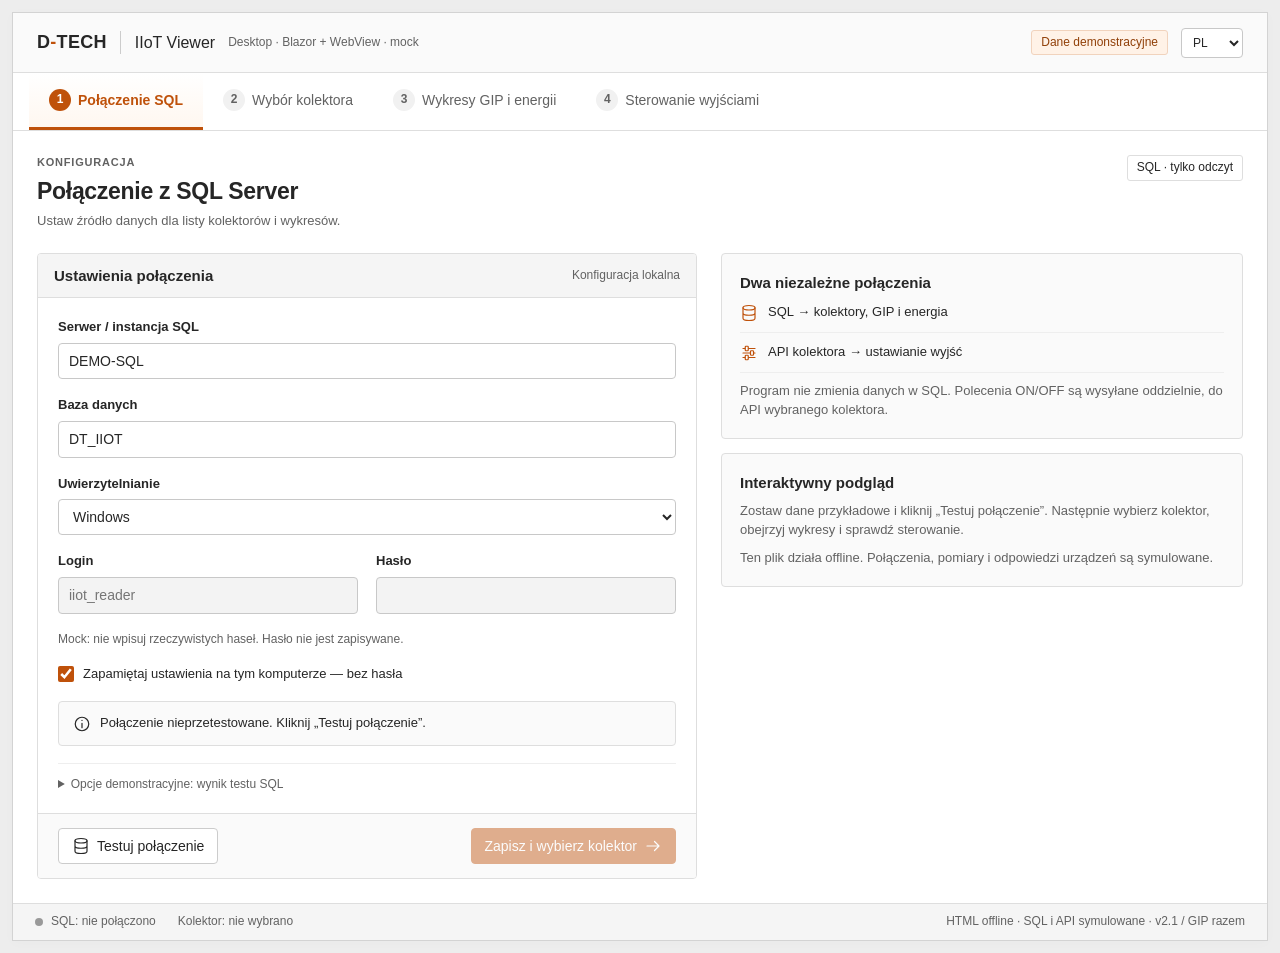
<file: D-TECH-IIoT-Viewer-mock-4-ekrany-GIP-razem.html>
<!doctype html>
<html lang="pl">
<head>
<meta charset="utf-8">
<meta name="viewport" content="width=device-width, initial-scale=1">
<meta name="referrer" content="no-referrer">
<meta http-equiv="Content-Security-Policy" content="default-src 'none'; script-src 'unsafe-inline'; style-src 'unsafe-inline'; img-src data:; connect-src 'none'; object-src 'none'; base-uri 'none'; form-action 'none'">
<title>D-TECH · IIoT Viewer — 4 ekrany · GIP razem</title>
<style>
/* The source mock's Default palette and Segoe UI are intentionally retained. */
:root{color-scheme:light;--bg:#fff;--panel:#f5f5f5;--fg:#262626;--muted:#626262;--border:#dedede;--accent:#bf510a;--accent-bg:#fff2e7;--error-bg:#fde8e8;--error:#a91d28;--ok:#247b45;--ok-bg:#eff8f1;--warn:#956000;--warn-bg:#fff9e9;--radius:4px}
*{box-sizing:border-box}body{margin:0;background:#ededed;color:var(--fg);font:14px/1.45 'Segoe UI',Arial,sans-serif;font-variant-numeric:tabular-nums}button,input,select{font:inherit}button{display:inline-flex;align-items:center;justify-content:center;gap:7px;min-height:35px;padding:7px 13px;border:1px solid #ccc;border-radius:var(--radius);background:var(--bg);color:var(--fg);cursor:pointer;white-space:nowrap}button:hover:not(:disabled){border-color:var(--accent);background:#fdfaf7}button:disabled{cursor:not-allowed;opacity:.45}button.primary{background:var(--accent);border-color:var(--accent);color:white}button.primary:hover:not(:disabled){background:#a94405}button.quiet{background:transparent;border-color:transparent;color:var(--accent)}button:focus-visible,a:focus-visible,summary:focus-visible{outline:2px solid var(--accent);outline-offset:3px}input,select{width:100%;min-height:36px;padding:7px 10px;border:1px solid #c8c8c8;border-radius:var(--radius);background:white;color:var(--fg)}input:focus,select:focus{outline:2px solid #bf510a28;border-color:var(--accent)}input:disabled,select:disabled{background:#f3f3f3;color:#888}input[type=checkbox]{width:16px;height:16px;min-height:0;padding:0;margin:0;accent-color:var(--accent)}input[aria-invalid=true]{border-color:var(--error)}label.field{display:grid;gap:6px}label.field>span:first-child{font-size:13px;font-weight:600}.check{display:flex;align-items:center;gap:9px;font-size:13px}p,h1,h2,h3{margin:0}h1{font-size:23px;font-weight:600;line-height:1.25;letter-spacing:-.3px}h2{font-size:15px;font-weight:600}h3{font-size:14px;font-weight:600}.muted{color:var(--muted)}.small{font-size:12px}.mono{font-family:Consolas,'Courier New',monospace;font-size:13px}.row{display:flex;align-items:center;gap:10px;flex-wrap:wrap}.spacer{flex:1}.icon{display:inline-block;flex:none;width:18px;height:18px;vertical-align:middle;fill:none;stroke:currentColor;stroke-width:1.6;stroke-linecap:round;stroke-linejoin:round}.app{max-width:1440px;margin:18px auto;border:1px solid #d3d3d3;background:var(--bg);min-height:calc(100vh - 36px);display:flex;flex-direction:column;box-shadow:0 2px 12px #00000005}.topbar{display:flex;align-items:center;gap:13px;min-height:60px;padding:12px 24px;background:#fafafa;border-bottom:1px solid var(--border)}.brand{font-weight:700;font-size:18px;letter-spacing:.3px}.brand em{font-style:normal;color:var(--accent)}.app-title{font-size:16px;font-weight:500;border-left:1px solid #ccc;padding-left:14px}.app-subtitle{font-size:12px;color:var(--muted)}.badge{display:inline-flex;align-items:center;gap:6px;padding:4px 9px;border-radius:3px;border:1px solid var(--border);font-size:12px;line-height:1.3;white-space:nowrap}.badge.demo{background:var(--accent-bg);border-color:#f1d3bd;color:#914009}.badge.good{color:var(--ok);background:var(--ok-bg);border-color:#cde4d1}.badge.warn{color:var(--warn);background:var(--warn-bg);border-color:#eadcae}.lang-select{width:62px;min-height:30px;padding:4px 7px;font-size:12px}.tabs{display:flex;gap:0;border-bottom:1px solid var(--border);padding:0 16px;background:white}.tabs button{border:0;border-bottom:3px solid transparent;border-radius:0;background:transparent;padding:16px 20px;font-size:14px;color:var(--muted)}.tabs button[aria-selected=true]{border-bottom-color:var(--accent);color:var(--accent);font-weight:600;background:linear-gradient(0deg,#fff7f0,white)}.tab-num{display:flex;align-items:center;justify-content:center;width:22px;height:22px;background:#f1f1f1;border-radius:50%;font-size:12px;font-weight:600}.tabs button[aria-selected=true] .tab-num{background:var(--accent);color:white}.app-main{flex:1}.screen{padding:24px}.page-head{display:flex;align-items:flex-start;justify-content:space-between;gap:20px;margin-bottom:22px}.page-head p{color:var(--muted);font-size:13px;margin-top:6px}.eyebrow{font-size:11px;letter-spacing:.8px;color:var(--muted);font-weight:600;margin-bottom:6px}.panel{border:1px solid var(--border);background:white;border-radius:var(--radius);overflow:hidden}.panel-title{min-height:44px;padding:11px 16px;border-bottom:1px solid var(--border);background:var(--panel);display:flex;align-items:center;justify-content:space-between;gap:12px;flex-wrap:wrap}.panel-body{padding:20px}.panel-actions{display:flex;align-items:center;gap:10px;flex-wrap:wrap;padding:14px 20px;border-top:1px solid var(--border);background:#fafafa}.config-grid{display:grid;grid-template-columns:minmax(380px,660px) minmax(260px,1fr);gap:24px;align-items:start}.form-grid{display:grid;grid-template-columns:1fr 1fr;gap:17px 18px}.span-2{grid-column:1/-1}.help{font-size:12px;color:var(--muted);font-weight:400}.info-box{background:#fafafa;border:1px solid var(--border);border-radius:var(--radius);padding:18px}.info-box p{font-size:13px;margin-top:9px;color:var(--muted)}.info-box+.info-box{margin-top:14px}.status-line{display:flex;align-items:center;gap:8px;flex-wrap:wrap}.dot{height:8px;width:8px;border-radius:50%;display:inline-block;flex:none;background:#999}.dot.good{background:var(--ok)}.dot.bad{background:var(--error)}.dot.warn{background:#ba7e10}.statusbox{padding:12px 14px;border:1px solid var(--border);border-radius:var(--radius);background:#fafafa;font-size:13px;display:flex;align-items:flex-start;gap:9px}.statusbox .icon{margin-top:1px}.statusbox.good{border-color:#cde4d1;color:#1d6236;background:var(--ok-bg)}.statusbox.error{border-color:#edbdc2;color:var(--error);background:var(--error-bg)}.statusbox.warn{border-color:#eadcae;color:#775300;background:var(--warn-bg)}.test-options{font-size:12px;color:var(--muted);border-top:1px solid #eee;padding-top:12px}.test-options summary{cursor:pointer;width:fit-content}.test-options label{max-width:300px;margin-top:10px}.test-options select{font-size:12px}.kv{display:grid;grid-template-columns:125px 1fr;gap:9px;font-size:13px;margin-top:15px}.kv>span:nth-child(odd){color:var(--muted)}.kv strong{font-weight:500;overflow-wrap:anywhere}.path-step{display:flex;align-items:center;gap:10px;font-size:13px;padding:10px 0;border-bottom:1px solid #eee}.path-step:last-child{border-bottom:0}.path-step .icon{color:var(--accent)}.list-toolbar{padding:14px 16px;background:#fafafa;border-bottom:1px solid var(--border);display:flex;gap:12px;align-items:center;flex-wrap:wrap}.search-wrap{position:relative;max-width:380px;flex:1;min-width:220px}.search-wrap input{padding-left:34px}.search-wrap .icon{position:absolute;left:10px;top:9px;color:#777}.table-wrap{overflow-x:auto}table{width:100%;border-collapse:collapse;font-size:13px;text-align:left}th{font-size:12px;font-weight:600;background:#f5f5f5;color:#626262;white-space:nowrap}td,th{padding:14px 16px;border-bottom:1px solid var(--border);vertical-align:middle}tbody tr:last-child td{border-bottom:0}#device-rows tr{cursor:pointer}#device-rows tr:hover{background:#fdfaf7}#device-rows tr.selected{background:var(--accent-bg)}#device-rows tr.selected td:first-child{box-shadow:inset 3px 0 var(--accent)}td .sub{display:block;color:var(--muted);font-size:12px;margin-top:3px}.name-btn{padding:0;min-height:0;border:0;background:transparent;font-weight:600;justify-content:flex-start}.tag{font-size:11px;padding:2px 6px;border:1px solid #ddd;border-radius:3px;background:white;display:inline-block;margin-right:3px}.selection-bar{display:flex;align-items:center;gap:15px;flex-wrap:wrap;margin-top:18px;padding:16px 18px;border:1px solid var(--border);background:#fafafa;border-radius:var(--radius)}.selection-bar strong{font-size:14px;font-weight:600}.selection-text{display:grid;gap:3px}.context{padding:11px 16px;border:1px solid #efd5c1;border-left:3px solid var(--accent);background:#fffbf7;display:flex;align-items:center;gap:10px 24px;flex-wrap:wrap;border-radius:var(--radius);font-size:13px;margin-bottom:16px}.context-label{display:block;font-size:11px;color:var(--muted);margin-bottom:2px}.context strong{font-size:14px;font-weight:600}.rangebar{display:flex;align-items:flex-end;gap:12px;flex-wrap:wrap;padding:14px 16px;background:var(--panel);border:1px solid var(--border);border-radius:var(--radius);margin-bottom:14px}.rangebar select{min-width:175px}.rangebar input{width:213px}.rangebar .field>span:first-child{font-weight:500}.rangebar .small{align-self:center;margin-left:auto}.chart-panel+.chart-panel{margin-top:14px}.chart-header{padding:9px 16px;border-bottom:1px solid var(--border);background:#fafafa;display:flex;align-items:center;gap:14px;flex-wrap:wrap;min-height:55px}.chart-header .icon{color:var(--accent)}.chart-header select{width:auto;min-width:145px;font-size:13px;min-height:32px}.chart-meta{display:grid;grid-template-columns:1fr;gap:0;min-width:190px;margin-left:auto;text-align:right}.chart-meta .value{font-size:17px;font-weight:600;line-height:1.2}.chart-meta .meta-label{font-size:11px;color:var(--muted)}.chart-wrap{position:relative;padding:4px 10px 0;height:208px}.chart-svg{display:block;width:100%;height:200px;touch-action:pan-y}.chart-foot{display:flex;gap:12px;justify-content:space-between;flex-wrap:wrap;font-size:12px;color:var(--muted);padding:8px 16px;border-top:1px solid #eee;min-height:33px}.legend-line{display:inline-block;width:17px;height:2px;background:var(--accent);vertical-align:middle;margin-right:6px}.chart-empty{height:204px;display:flex;align-items:center;justify-content:center;text-align:center;color:var(--muted);font-size:13px;flex-direction:column;gap:5px}.range-error{margin-bottom:12px}.empty-screen{border:1px dashed #ccc;border-radius:var(--radius);padding:45px 20px;text-align:center;background:#fcfcfc;display:grid;justify-items:center;gap:12px}.empty-screen .icon{height:30px;width:30px;color:#999}.empty-screen p{color:var(--muted);font-size:13px}.output-table td{padding-top:13px;padding-bottom:13px}.output-label{display:flex;align-items:center;gap:12px}.lamp{width:16px;height:16px;border:1px solid #b8b8b8;border-radius:50%;display:inline-flex;align-items:center;justify-content:center;background:#f4f4f4;flex:none;font-size:10px;line-height:1}.lamp:not(.on):not(.unknown){background:color-mix(in srgb,var(--lamp) 15%,#fff)}.lamp.on{background:var(--lamp);box-shadow:0 0 0 3px color-mix(in srgb,var(--lamp) 16%,transparent);border-color:color-mix(in srgb,var(--lamp) 80%,#666)}.lamp.unknown{border-style:dashed;color:#777}.output-toggle{display:inline-flex;gap:6px}.output-toggle button{min-width:64px;font-size:12px;min-height:31px;padding:5px 12px}.output-toggle button.on-action{color:var(--accent);border-color:#dfa47d}.output-toggle button.on-action:hover{background:var(--accent-bg)}.output-state{font-weight:600;display:inline-flex;gap:7px;align-items:center}.output-state.unknown{color:var(--muted);font-weight:400}.output-note{font-size:12px;padding:10px 16px;background:#fafafa;border-top:1px solid var(--border);color:var(--muted)}.api-result{margin-top:16px}.api-result .panel-body{padding:15px 16px}.result-fields{display:flex;gap:12px 28px;flex-wrap:wrap;font-size:13px;margin-bottom:12px}.result-fields span{color:var(--muted);display:block;font-size:11px}.output-status{font-size:12px;max-width:290px}.footer{display:flex;align-items:center;gap:10px 22px;flex-wrap:wrap;border-top:1px solid var(--border);background:var(--panel);padding:9px 22px;font-size:12px;color:var(--muted)}.footer .last{margin-left:auto}.toast{position:fixed;left:50%;bottom:30px;transform:translateX(-50%);background:#303030;color:white;padding:12px 18px;border-radius:5px;box-shadow:0 5px 25px #0002;z-index:30;font-size:13px;max-width:min(650px,calc(100vw - 32px))}.notice-line{margin-top:14px;display:flex;align-items:flex-start;gap:8px;color:var(--muted);font-size:12px}.notice-line .icon{width:16px;height:16px;flex:none}.dialog{border:1px solid #ccc;border-radius:6px;padding:0;width:440px;max-width:calc(100vw - 32px);box-shadow:0 15px 50px #0003;color:var(--fg)}.dialog::backdrop{background:#0005}.dialog-head{display:flex;justify-content:space-between;align-items:center;padding:14px 18px;background:var(--panel);border-bottom:1px solid var(--border);font-size:15px;font-weight:600}.dialog-body{padding:20px}.dialog-actions{padding:12px 18px;border-top:1px solid var(--border);display:flex;justify-content:flex-end;gap:9px;background:#fafafa}.dialog-command{display:flex;align-items:center;gap:10px;padding:14px;margin-top:16px;background:var(--accent-bg);border-radius:4px}.dialog-command strong{font-size:20px}.spinner{width:14px;height:14px;border:2px solid #bf510a33;border-top-color:var(--accent);border-radius:50%;display:inline-block;animation:spin .7s linear infinite}@keyframes spin{to{transform:rotate(360deg)}}[hidden]{display:none!important}.sr-only{position:absolute;width:1px;height:1px;overflow:hidden;clip:rect(0,0,0,0)}.tooltip{position:absolute;background:#262626;color:white;padding:8px 11px;border-radius:4px;pointer-events:none;z-index:5;font-size:12px;white-space:nowrap;box-shadow:0 3px 12px #0002}.tooltip b{display:block;font-size:14px;margin-top:2px}.scenario-row{margin-top:15px}.svgtext{font-family:'Segoe UI',Arial,sans-serif;font-size:11px;fill:#727272}.snapshot-note{margin-top:10px;font-size:12px;color:var(--muted)}
@media(min-width:1500px){.app{margin-top:26px;margin-bottom:26px;min-height:calc(100vh - 52px)}}
@media(max-width:1460px){.app{margin:12px;min-height:calc(100vh - 24px)}}
@media(max-width:1050px){.topbar{padding:12px 18px}.screen{padding:20px}.tabs{padding:0 6px}.tabs button{padding:14px}.config-grid{grid-template-columns:minmax(350px,1.3fr) 1fr;gap:18px}.rangebar input{width:180px}.rangebar .small{width:100%;margin:0}.app-subtitle{display:none}.chart-meta{min-width:150px}}
@media(max-width:760px){.app{margin:0;min-height:100vh;border:0}.screen{padding:18px 14px}.topbar{gap:10px;flex-wrap:wrap;padding:12px 14px}.topbar .badge.demo{margin-left:auto}.topbar .spacer{display:none}.app-title{font-size:14px}.brand{font-size:16px}.tabs{display:grid;grid-template-columns:1fr 1fr;padding:0}.tabs button{justify-content:flex-start;padding:12px 14px;font-size:13px}.config-grid{grid-template-columns:1fr}.config-aside{display:none}.form-grid{gap:15px}.page-head{margin-bottom:18px}.page-head h1{font-size:22px}.page-head>.badge{display:none}.rangebar{gap:10px;padding:12px}.rangebar .field{flex:1 1 145px;min-width:0}.rangebar input,.rangebar select{width:100%;min-width:0}.chart-header{gap:9px;padding:10px 12px}.chart-header h2{font-size:14px}.chart-meta{min-width:100px}.chart-meta .meta-label{font-size:10px}.chart-meta .value{font-size:15px}.chart-meta .last-time{display:none}.chart-wrap{height:205px;padding:0 2px}.chart-svg{height:200px}.context{gap:12px 18px}.context .row{margin-left:0}.context .spacer{display:none}.selection-bar{gap:12px}.selection-bar .spacer{display:none}.selection-bar .selection-text{width:100%}.table-wrap table{min-width:710px}.output-table{min-width:700px}.footer{padding:10px 14px;gap:8px 14px}.footer .last{margin-left:0;width:100%}.snapshot-note{font-size:11px}.page-head .small{display:none}}
@media(max-width:440px){.rangebar .field{flex-basis:100%}.form-grid{grid-template-columns:1fr}.span-2{grid-column:auto}.tabs button{font-size:12px;padding:11px 10px}.tab-num{width:19px;height:19px}.topbar .badge.demo{display:none}.lang-select{margin-left:auto}.chart-header>label{order:2}.chart-header .chart-meta{order:1}.chart-header h2{min-width:125px}.chart-header>label select{width:100%}.chart-header>label{width:100%}.chart-meta .last-time{display:none}.chart-wrap{height:185px}.chart-svg{height:180px}}
@media(prefers-reduced-motion:reduce){.spinner{animation:none}}
/* All GIP inputs are rendered as lanes within one plot, not separate windows. */
#gip-wrap{height:auto;padding:4px 10px 0}
#gip-chart{height:318px}
#gip-empty{height:240px}
.gip-panel .chart-meta{gap:4px}
.gip-panel .chart-meta .last-time{display:block}
.gip-channel-name{font:600 12px 'Segoe UI',Arial,sans-serif;fill:var(--fg)}
.gip-state{font:11px 'Segoe UI',Arial,sans-serif;fill:var(--muted)}
.gip-state.high{fill:var(--accent)}
.gip-tooltip-rows{display:grid;grid-template-columns:auto auto;gap:3px 16px;margin-top:6px}
.gip-tooltip-rows .value{text-align:right;font-weight:600}
#gip-tooltip{min-width:175px}
#gip-readout{font-variant-numeric:tabular-nums}
@media(max-width:760px){#gip-wrap{padding:0 2px}.gip-panel .chart-meta{min-width:0}.gip-panel .chart-meta .last-time{font-size:11px}}
</style>
</head>
<body>
<!--
  Adapted from the supplied D-TECH-IIoT-Viewer-mock.html.
  Four screens only. Source Default palette and the three legacy DEMO collectors retained.
  This file is an offline HTML interaction prototype, not the compiled Blazor application.
  SVG charts stand in for future Telerik UI for Blazor components.
  All SQL, API, output mappings and telemetry behavior here are simulated.
  No real endpoints are known from the supplied file. No HTTP calls are made.
-->
<div class="app" id="iiot-simple">
  <header class="topbar">
    <span class="brand">D<em>-</em>TECH</span>
    <span class="app-title">IIoT Viewer</span>
    <span class="app-subtitle" data-t="desktopMock">Desktop · Blazor + WebView · mock</span>
    <span class="spacer"></span>
    <span class="badge demo" data-t="demoData">Dane demonstracyjne</span>
    <select class="lang-select" id="lang" aria-label="Język / Language"><option value="pl">PL</option><option value="en">EN</option></select>
  </header>
  <nav class="tabs" role="tablist" aria-label="Ekrany aplikacji">
    <button type="button" id="tab-sql" role="tab" aria-controls="screen-sql" aria-selected="true" data-screen="sql"><span class="tab-num">1</span><span data-t="navSql">Połączenie SQL</span></button>
    <button type="button" id="tab-collectors" role="tab" aria-controls="screen-collectors" aria-selected="false" tabindex="-1" data-screen="collectors"><span class="tab-num">2</span><span data-t="navCollectors">Wybór kolektora</span></button>
    <button type="button" id="tab-charts" role="tab" aria-controls="screen-charts" aria-selected="false" tabindex="-1" data-screen="charts"><span class="tab-num">3</span><span data-t="navCharts">Wykresy GIP i energii</span></button>
    <button type="button" id="tab-outputs" role="tab" aria-controls="screen-outputs" aria-selected="false" tabindex="-1" data-screen="outputs"><span class="tab-num">4</span><span data-t="navOutputs">Sterowanie wyjściami</span></button>
  </nav>
  <main class="app-main">
    <section id="screen-sql" class="screen" role="tabpanel" aria-labelledby="tab-sql">
      <div class="page-head"><div><div class="eyebrow" data-t="configuration">KONFIGURACJA</div><h1 data-t="sqlTitle">Połączenie z SQL Server</h1><p data-t="sqlDesc">Ustaw źródło danych dla listy kolektorów i wykresów.</p></div><span class="badge" data-t="readOnly">SQL · tylko odczyt</span></div>
      <div class="config-grid">
        <form id="sql-form" class="panel" novalidate>
          <div class="panel-title"><h2 data-t="connectionSettings">Ustawienia połączenia</h2><span class="small muted" data-t="localSettings">Konfiguracja lokalna</span></div>
          <div class="panel-body form-grid">
            <label class="field span-2"><span data-t="server">Serwer / instancja SQL</span><input id="sql-server" value="DEMO-SQL" placeholder="SRV-SQL\INSTANCE" autocomplete="off" spellcheck="false" maxlength="200" required></label>
            <label class="field span-2"><span data-t="database">Baza danych</span><input id="sql-database" value="DT_IIOT" autocomplete="off" spellcheck="false" maxlength="128" required></label>
            <label class="field span-2"><span data-t="auth">Uwierzytelnianie</span><select id="sql-auth"><option value="windows">Windows</option><option value="sql">SQL Server</option></select></label>
            <label class="field"><span data-t="login">Login</span><input id="sql-login" placeholder="iiot_reader" autocomplete="off" spellcheck="false" maxlength="128" disabled></label>
            <label class="field"><span data-t="password">Hasło</span><input id="sql-password" type="password" autocomplete="off" maxlength="256" disabled></label>
            <span class="help span-2" data-t="secretHint">Mock: nie wpisuj rzeczywistych haseł. Hasło nie jest zapisywane.</span>
            <label class="check span-2"><input type="checkbox" id="remember-settings" checked><span data-t="remember">Zapamiętaj ustawienia na tym komputerze — bez hasła</span></label>
            <div id="sql-result" class="statusbox span-2" role="status" aria-live="polite"></div>
            <details class="test-options span-2"><summary data-t="sqlScenarioTitle">Opcje demonstracyjne: wynik testu SQL</summary><label class="field"><span class="sr-only" data-t="simulation">Symulacja</span><select id="sql-scenario"><option value="success" data-t="sqlSuccessOption">Połączenie poprawne</option><option value="authError" data-t="sqlAuthErrorOption">Błąd logowania</option><option value="unavailable" data-t="sqlUnavailableOption">Serwer niedostępny</option></select></label></details>
          </div>
          <div class="panel-actions"><button type="button" id="test-sql"><span data-icon="database"></span><span data-t="testSql">Testuj połączenie</span></button><span class="spacer"></span><button type="submit" class="primary" id="save-sql" disabled><span data-t="saveContinue">Zapisz i wybierz kolektor</span><span data-icon="arrow"></span></button></div>
        </form>
        <aside class="config-aside">
          <div class="info-box"><h2 data-t="twoConnections">Dwa niezależne połączenia</h2><div class="path-step"><span data-icon="database"></span><span data-t="sqlPath">SQL → kolektory, GIP i energia</span></div><div class="path-step"><span data-icon="outputs"></span><span data-t="apiPath">API kolektora → ustawianie wyjść</span></div><p data-t="noSqlWrites">Program nie zmienia danych w SQL. Polecenia ON/OFF są wysyłane oddzielnie, do API wybranego kolektora.</p></div>
          <div class="info-box"><h2 data-t="previewTitle">Interaktywny podgląd</h2><p data-t="previewHint">Zostaw dane przykładowe i kliknij „Testuj połączenie”. Następnie wybierz kolektor, obejrzyj wykresy i sprawdź sterowanie.</p><p data-t="noNetwork">Ten plik działa offline. Połączenia, pomiary i odpowiedzi urządzeń są symulowane.</p></div>
        </aside>
      </div>
    </section>
    <section id="screen-collectors" class="screen" role="tabpanel" aria-labelledby="tab-collectors" hidden>
      <div class="page-head"><div><div class="eyebrow" data-t="collectorsEyebrow">KOLEKTORY</div><h1 data-t="collectorsTitle">Wybierz kolektor</h1><p data-t="collectorsDesc">Wybrane urządzenie będzie wspólne dla wykresów i sterowania wyjściami.</p></div><span class="badge" id="source-badge"></span></div>
      <div id="collectors-guard"></div>
      <div id="collectors-content" hidden>
        <div class="panel">
          <div class="list-toolbar"><label class="search-wrap"><span data-icon="search"></span><input id="device-search" type="search" data-ph="searchPlaceholder" placeholder="Szukaj po nazwie, SN lub IP" aria-label="Szukaj kolektora"></label><span class="spacer"></span><span class="muted small" id="device-count"></span><button type="button" id="refresh-list"><span data-icon="refresh"></span><span data-t="refreshList">Odśwież listę</span></button></div>
          <div class="table-wrap"><table><thead><tr><th data-t="collector">Kolektor</th><th>SN</th><th>IP</th><th data-t="dataTypes">Dane</th><th data-t="freshness">Aktualność danych</th><th></th></tr></thead><tbody id="device-rows"></tbody></table></div>
        </div>
        <div class="selection-bar"><div class="selection-text"><span class="small muted" data-t="selectedCollector">Wybrany kolektor</span><strong id="selected-name"></strong><span class="small muted" id="selected-detail"></span></div><span class="spacer"></span><button type="button" data-go="outputs" id="open-outputs"><span data-icon="outputs"></span><span data-t="openOutputs">Sterowanie wyjściami</span></button><button type="button" class="primary" data-go="charts" id="open-charts"><span data-t="openCharts">Pokaż wykresy</span><span data-icon="arrow"></span></button></div>
        <p class="snapshot-note" data-t="inventoryDemo">Trzy kolektory demonstracyjne z załączonego mocku. Kolektor 2 pokazuje przykład nieaktualnych danych.</p>
      </div>
    </section>
    <section id="screen-charts" class="screen" role="tabpanel" aria-labelledby="tab-charts" hidden>
      <div class="page-head"><div><div class="eyebrow" data-t="measurements">POMIARY</div><h1 data-t="chartsTitle">Przebiegi GIP i energii</h1><p data-t="chartsDesc">Wszystkie wejścia GIP jednocześnie, ze wspólną osią czasu. Energia poniżej.</p></div><span class="badge" data-t="manualRefresh">Odświeżanie ręczne</span></div>
      <div id="charts-guard"></div>
      <div id="charts-content" hidden>
        <div class="context" id="chart-context"></div>
        <form class="rangebar" id="range-form" novalidate>
          <label class="field"><span data-t="range">Zakres</span><select id="range-preset"><option value="120" data-t="last2">Ostatnie 2 minuty</option><option value="600" selected data-t="last10">Ostatnie 10 minut</option><option value="3600" data-t="last60">Ostatnia godzina</option><option value="custom" data-t="custom">Własny zakres</option></select></label>
          <label class="field"><span data-t="from">Od</span><input type="datetime-local" step="1" id="range-from"></label>
          <label class="field"><span data-t="to">Do</span><input type="datetime-local" step="1" id="range-to"></label>
          <button class="primary" type="submit" id="refresh-charts"><span data-icon="refresh"></span><span data-t="showRefresh">Pokaż / odśwież</span></button>
          <span class="small muted" data-t="sharedRange">Wspólny zakres dla GIP i energii</span>
        </form>
        <div id="range-error" class="statusbox error range-error" role="alert" hidden></div>
        <article class="panel chart-panel gip-panel">
          <div class="chart-header"><span data-icon="gip"></span><h2 data-t="gipTitle">GIP · wejścia cyfrowe</h2><span class="badge" id="gip-channel-count"></span><div class="chart-meta"><span class="meta-label" data-t="lastSamplesInRange">Ostatnie próbki w zakresie</span><span class="last-time small" id="gip-last-time">—</span></div></div>
          <div class="chart-wrap" id="gip-wrap"><svg id="gip-chart" class="chart-svg" role="img" aria-label="Wszystkie wejścia GIP — wspólna oś czasu"></svg><div class="tooltip" id="gip-tooltip" hidden></div><div class="chart-empty" id="gip-empty" hidden></div></div>
          <div class="chart-foot"><span id="gip-source"></span><span id="gip-readout" data-t="hoverHint">Najedź kursorem, aby odczytać próbkę.</span></div>
        </article>
        <article class="panel chart-panel">
          <div class="chart-header"><span data-icon="energy"></span><h2 data-t="energyTitle">Energia</h2><label><span class="sr-only" data-t="parameter">Parametr</span><select id="energy-mode"><option value="power" data-t="power">Moc · kW</option><option value="energy" data-t="energyCounter">Licznik energii · kWh</option></select></label><div class="chart-meta"><span class="meta-label" data-t="lastSampleInRange">Ostatnia próbka w zakresie</span><span class="value" id="energy-last-value">—</span><span class="last-time small muted" id="energy-last-time">—</span></div></div>
          <div class="chart-wrap" id="energy-wrap"><svg id="energy-chart" class="chart-svg" role="img" aria-label="Przebieg parametru energii"></svg><div class="tooltip" id="energy-tooltip" hidden></div><div class="chart-empty" id="energy-empty" hidden></div></div>
          <div class="chart-foot"><span id="energy-source"></span><span id="energy-readout" data-t="hoverHint">Najedź kursorem, aby odczytać próbkę.</span></div>
        </article>
        <div class="notice-line"><span data-icon="info"></span><span data-t="chartMockHint">Przebiegi demonstracyjne. Docelowo: dane z SQL i wykresy Telerik. Bez wyliczania czasu pracy, KPI i estymacji.</span></div>
      </div>
    </section>
    <section id="screen-outputs" class="screen" role="tabpanel" aria-labelledby="tab-outputs" hidden>
      <div class="page-head"><div><div class="eyebrow" data-t="control">STEROWANIE</div><h1 data-t="outputsTitle">Wyjścia kolektora</h1><p data-t="outputsDesc">Ustawiaj pojedyncze wyjścia przez API wskazanego urządzenia.</p></div><span class="badge demo" data-t="apiSimulation">API · symulacja</span></div>
      <div id="outputs-guard"></div>
      <div id="outputs-content" hidden>
        <div class="context" id="output-context"></div>
        <div id="api-warning" class="statusbox warn range-error" hidden></div>
        <div class="panel"><div class="panel-title"><h2 data-t="availableOutputs">Poszczególne wyjścia</h2><span class="small muted" data-t="singleCommand">Jedno polecenie naraz · bez automatycznych ponowień</span></div>
          <div class="table-wrap"><table class="output-table"><thead><tr><th data-t="output">Wyjście</th><th data-t="simulatedState">Stan w symulatorze</th><th data-t="setState">Ustaw stan</th><th data-t="lastResult">Ostatni wynik</th></tr></thead><tbody id="output-rows"></tbody></table></div>
          <div class="output-note" data-t="mappingHint">Numeracja i kolory są demonstracyjne, jak w poprzednim mocku. Wyjście 5 pozostaje bez mapowania.</div>
        </div>
        <div class="panel api-result"><div class="panel-title"><h2 data-t="commandResult">Wynik polecenia</h2><span class="small muted" data-t="sessionOnly">Bieżąca sesja</span></div><div class="panel-body" id="api-result" role="status" aria-live="polite"></div></div>
        <details class="test-options scenario-row"><summary data-t="apiScenarioTitle">Opcje demonstracyjne: odpowiedź API</summary><label class="field"><span class="sr-only" data-t="simulation">Symulacja</span><select id="api-scenario"><option value="confirmed" data-t="apiConfirmedOption">Polecenie i stan potwierdzone</option><option value="accepted" data-t="apiAcceptedOption">Polecenie przyjęte, stan niepotwierdzony</option><option value="timeout" data-t="apiTimeoutOption">Brak odpowiedzi (timeout)</option><option value="error" data-t="apiErrorOption">Błąd API</option></select></label></details>
        <div class="notice-line"><span data-icon="info"></span><span data-t="apiMockHint">Mock nie wysyła żądań. Rzeczywiste endpointy, format komend i sposób potwierdzania stanu wymagają dokumentacji API kolektora.</span></div>
      </div>
    </section>
  </main>
  <footer class="footer"><span id="footer-sql" class="status-line"></span><span id="footer-device"></span><span class="last" data-t="footerMock">HTML offline · SQL i API symulowane · v2.1 / GIP razem</span></footer>
</div>
<dialog class="dialog" id="confirm-dialog" aria-labelledby="confirm-title">
  <div class="dialog-head"><span id="confirm-title" data-t="confirmTitle">Potwierdź polecenie</span><button type="button" class="quiet" id="close-dialog" aria-label="Zamknij / Close">×</button></div>
  <div class="dialog-body"><p class="small muted" data-t="confirmDevice">Sprawdź urządzenie i numer wyjścia przed wysłaniem.</p><div class="kv" id="confirm-target"></div><div class="dialog-command" id="confirm-command"></div><p class="small muted" style="margin-top:14px" data-t="confirmDemo">Tylko symulacja — żadne urządzenie nie zostanie przełączone.</p></div>
  <div class="dialog-actions"><button type="button" id="cancel-command" data-t="cancel">Anuluj</button><button type="button" class="primary" id="send-command"><span data-icon="send"></span><span data-t="send">Wyślij polecenie</span></button></div>
</dialog>
<div class="toast" id="toast" role="status" aria-live="polite" hidden></div>
<noscript><p style="padding:20px">Włącz JavaScript, aby korzystać z interaktywnego mocku.</p></noscript>
<script>
(() => {
'use strict';
const $ = s => document.querySelector(s), $$ = s => [...document.querySelectorAll(s)];
const INVENTORY = [{"id": 101, "name": "DEMO · Kolektor 1", "sn": "DEMO-001", "ip": "192.0.2.10", "ping": "", "sensors": [{"id": 201, "device": 101, "type": 0, "active": true, "kind": "gip", "last": "", "table": "SN_GIP_0002"}, {"id": 202, "device": 101, "type": 1, "active": true, "kind": "ccl", "last": "", "table": "SN_CCL_0002"}], "channels": 6, "demoOffline": false}, {"id": 102, "name": "DEMO · Kolektor 2", "sn": "DEMO-002", "ip": "192.0.2.11", "ping": "", "sensors": [{"id": 205, "device": 102, "type": 0, "active": true, "kind": "gip", "last": "", "table": "SN_GIP_0003"}, {"id": 206, "device": 102, "type": 1, "active": true, "kind": "ccl", "last": "", "table": "SN_CCL_0003"}], "channels": 6, "demoOffline": true}, {"id": 103, "name": "DEMO · Kolektor 3", "sn": "DEMO-003", "ip": "192.0.2.12", "ping": "", "sensors": [{"id": 209, "device": 103, "type": 0, "active": true, "kind": "gip", "last": "", "table": "SN_GIP_0004"}, {"id": 210, "device": 103, "type": 1, "active": true, "kind": "ccl", "last": "", "table": "SN_CCL_0004"}], "channels": 6, "demoOffline": false}];
const icons = {
 database:'<ellipse cx="12" cy="5" rx="8" ry="3"/><path d="M4 5v14c0 4 16 4 16 0V5M4 12c0 4 16 4 16 0"/>',
 arrow:'<path d="M4 12h16m-6-6 6 6-6 6"/>',
 refresh:'<path d="M20 7v5h-5M4 17v-5h5M5.6 8a7 7 0 0 1 11.5-3L20 8M4 16l2.9 3A7 7 0 0 0 18.4 16"/>',
 search:'<circle cx="10.5" cy="10.5" r="6.5"/><path d="m16 16 5 5"/>',
 gip:'<path d="M2 18h4V6h6v12h6V6h4"/>',
 energy:'<path d="m13 2-9 12h7l-1 8 10-13h-8z"/>',
 outputs:'<path d="M4 6h16M4 12h16M4 18h16"/><rect x="7" y="3" width="4" height="6" rx="1" fill="white"/><rect x="14" y="9" width="4" height="6" rx="1" fill="white"/><rect x="7" y="15" width="4" height="6" rx="1" fill="white"/>',
 info:'<circle cx="12" cy="12" r="9"/><path d="M12 11v6m0-10v.2"/>',
 check:'<path d="m5 12 4 4L19 6"/>',
 error:'<circle cx="12" cy="12" r="9"/><path d="m9 9 6 6m0-6-6 6"/>',
 collector:'<rect x="4" y="4" width="16" height="16" rx="2"/><path d="M8 2v2m8-2v2M8 20v2m8-2v2M2 8h2m-2 8h2m16-8h2m-2 8h2M8 9h8m-8 5h3"/>',
 send:'<path d="m22 2-7 20-4-9L2 9Zm0 0L11 13"/>'
};
function icon(name){return '<svg class="icon" viewBox="0 0 24 24" aria-hidden="true">'+(icons[name]||icons.info)+'</svg>'}
$$('[data-icon]').forEach(n=>n.outerHTML=icon(n.dataset.icon));
const text={
pl:{
 desktopMock:'Desktop · Blazor + WebView · mock',demoData:'Dane demonstracyjne',navSql:'Połączenie SQL',navCollectors:'Wybór kolektora',navCharts:'Wykresy GIP i energii',navOutputs:'Sterowanie wyjściami',configuration:'KONFIGURACJA',sqlTitle:'Połączenie z SQL Server',sqlDesc:'Ustaw źródło danych dla listy kolektorów i wykresów.',readOnly:'SQL · tylko odczyt',connectionSettings:'Ustawienia połączenia',localSettings:'Konfiguracja lokalna',server:'Serwer / instancja SQL',database:'Baza danych',auth:'Uwierzytelnianie',login:'Login',password:'Hasło',secretHint:'Mock: nie wpisuj rzeczywistych haseł. Hasło nie jest zapisywane.',remember:'Zapamiętaj ustawienia na tym komputerze — bez hasła',sqlScenarioTitle:'Opcje demonstracyjne: wynik testu SQL',simulation:'Symulacja',sqlSuccessOption:'Połączenie poprawne',sqlAuthErrorOption:'Błąd logowania',sqlUnavailableOption:'Serwer niedostępny',testSql:'Testuj połączenie',saveContinue:'Zapisz i wybierz kolektor',twoConnections:'Dwa niezależne połączenia',sqlPath:'SQL → kolektory, GIP i energia',apiPath:'API kolektora → ustawianie wyjść',noSqlWrites:'Program nie zmienia danych w SQL. Polecenia ON/OFF są wysyłane oddzielnie, do API wybranego kolektora.',previewTitle:'Interaktywny podgląd',previewHint:'Zostaw dane przykładowe i kliknij „Testuj połączenie”. Następnie wybierz kolektor, obejrzyj wykresy i sprawdź sterowanie.',noNetwork:'Ten plik działa offline. Połączenia, pomiary i odpowiedzi urządzeń są symulowane.',collectorsEyebrow:'KOLEKTORY',collectorsTitle:'Wybierz kolektor',collectorsDesc:'Wybrane urządzenie będzie wspólne dla wykresów i sterowania wyjściami.',searchPlaceholder:'Szukaj po nazwie, SN lub IP',refreshList:'Odśwież listę',collector:'Kolektor',dataTypes:'Dane',freshness:'Aktualność danych',selectedCollector:'Wybrany kolektor',openOutputs:'Sterowanie wyjściami',openCharts:'Pokaż wykresy',inventoryDemo:'Trzy kolektory demonstracyjne z załączonego mocku. Kolektor 2 pokazuje przykład nieaktualnych danych.',measurements:'POMIARY',chartsTitle:'Przebiegi GIP i energii',chartsDesc:'Wszystkie wejścia GIP jednocześnie, ze wspólną osią czasu. Energia poniżej.',manualRefresh:'Odświeżanie ręczne',range:'Zakres',last2:'Ostatnie 2 minuty',last10:'Ostatnie 10 minut',last60:'Ostatnia godzina',custom:'Własny zakres',from:'Od',to:'Do',showRefresh:'Pokaż / odśwież',sharedRange:'Wspólny zakres dla GIP i energii',gipTitle:'GIP · wejścia cyfrowe',input:'Wejście',lastSampleInRange:'Ostatnia próbka w zakresie',hoverHint:'Najedź kursorem, aby odczytać próbkę.',energyTitle:'Energia',parameter:'Parametr',power:'Moc · kW',energyCounter:'Licznik energii · kWh',chartMockHint:'Przebiegi demonstracyjne. Docelowo: dane z SQL i wykresy Telerik. Bez wyliczania czasu pracy, KPI i estymacji.',control:'STEROWANIE',outputsTitle:'Wyjścia kolektora',outputsDesc:'Ustawiaj pojedyncze wyjścia przez API wskazanego urządzenia.',apiSimulation:'API · symulacja',availableOutputs:'Poszczególne wyjścia',singleCommand:'Jedno polecenie naraz · bez automatycznych ponowień',output:'Wyjście',simulatedState:'Stan w symulatorze',setState:'Ustaw stan',lastResult:'Ostatni wynik',mappingHint:'Numeracja i kolory są demonstracyjne, jak w poprzednim mocku. Wyjście 5 pozostaje bez mapowania.',commandResult:'Wynik polecenia',sessionOnly:'Bieżąca sesja',apiScenarioTitle:'Opcje demonstracyjne: odpowiedź API',apiConfirmedOption:'Polecenie i stan potwierdzone',apiAcceptedOption:'Polecenie przyjęte, stan niepotwierdzony',apiTimeoutOption:'Brak odpowiedzi (timeout)',apiErrorOption:'Błąd API',apiMockHint:'Mock nie wysyła żądań. Rzeczywiste endpointy, format komend i sposób potwierdzania stanu wymagają dokumentacji API kolektora.',footerMock:'HTML offline · SQL i API symulowane · v2.1 / GIP razem',confirmTitle:'Potwierdź polecenie',confirmDevice:'Sprawdź urządzenie i numer wyjścia przed wysłaniem.',confirmDemo:'Tylko symulacja — żadne urządzenie nie zostanie przełączone.',cancel:'Anuluj',send:'Wyślij polecenie',untested:'Połączenie nieprzetestowane. Kliknij „Testuj połączenie”.',dirty:'Zmieniono ustawienia. Wykonaj test połączenia ponownie.',testing:'Sprawdzanie połączenia — symulacja…',tested:'Połączenie poprawne (symulacja). Odczyt danych SQL dostępny.',saved:'Ustawienia zapisane. Połączenie aktywne w trybie demonstracyjnym.',authError:'Błąd logowania (symulacja). Sprawdź dane użytkownika i wykonaj test ponownie.',unavailable:'Serwer SQL niedostępny (symulacja). Sprawdź adres i połączenie.',requiredConnection:'Podaj serwer oraz nazwę bazy danych.',requiredLogin:'Dla logowania SQL podaj przykładowy login i hasło.',settingsSaved:'Zapisano ustawienia bez hasła.',settingsMemory:'Ustawienia zachowano tylko w tej sesji — zapis lokalny jest niedostępny.',settingsNotRemembered:'Ustawienia obowiązują w tej sesji. Hasło nie zostało zapisane.',testBeforeSave:'Najpierw wykonaj poprawny test aktualnych ustawień.',noConnectionTitle:'Najpierw skonfiguruj połączenie SQL',noConnectionText:'Na ekranie 1 przetestuj i zapisz połączenie. Mock używa wyłącznie danych demonstracyjnych.',goSql:'Przejdź do konfiguracji SQL',noCollectorTitle:'Wybierz kolektor',noCollectorText:'Na ekranie 2 wskaż urządzenie, którego dane i wyjścia chcesz zobaczyć.',goCollectors:'Przejdź do wyboru kolektora',select:'Wybierz',selected:'Wybrany',noneSelected:'Nie wybrano kolektora',dataCurrent:'Dane świeże',dataOld:'Dane nieaktualne',ago20:'20 s temu · demo',ago8min:'8 min temu · demo',noMatching:'Brak kolektorów pasujących do wyszukiwania.',collectorsCount:'kolektory',changeCollector:'Zmień kolektor',listRefreshed:'Lista kolektorów odświeżona (symulacja).',rangeInvalid:'Data „Do” musi być późniejsza od daty „Od”.',rangeMissing:'Podaj prawidłowe daty „Od” i „Do”.',rangeTooLong:'W mocku wybierz zakres nie dłuższy niż 24 godziny.',rangeUnchanged:'Wykresy pokazują poprzednio zatwierdzony zakres.',noSamples:'Brak danych w wybranym zakresie',lastKnown:'Ostatnie dane demonstracyjne',signal0:'0 · LOW',signal1:'1 · HIGH',source:'Źródło',sample:'Próbka',demo:'demo',noDataHere:'Brak próbki w tym miejscu.',period:'Okres',lastRead:'Odczyt',turnOn:'ON',turnOff:'OFF',white:'Białe',red:'Czerwone',orange:'Pomarańczowe',green:'Zielone',blue:'Niebieskie',purple:'Fioletowe',unmapped:'Brak mapowania',unknown:'Nieznany',unconfirmed:'Niepotwierdzony',initialState:'Stan początkowy symulatora',mappingMissing:'Sterowanie niedostępne — brak mapowania.',apiOffline:'Kolektor 2 jest niedostępny w symulacji API. Sterowanie zostało zablokowane.',noCommands:'Nie wysłano jeszcze polecenia dla tego kolektora.',sending:'Wysyłanie polecenia — symulacja…',confirmed:'Polecenie wykonane. Stan potwierdzony w symulatorze.',accepted:'Polecenie przyjęte. Stan wyjścia nie został potwierdzony.',timeout:'Brak odpowiedzi (timeout). Wynik i stan nieznane. Polecenie nie zostało ponowione.',error:'Błąd API (symulacja). Nie potwierdzono zmiany stanu. Polecenie nie zostało ponowione.',command:'Polecenie',time:'Czas',busy:'Poczekaj na zakończenie bieżącego polecenia.',connected:'SQL: połączono (demo)',notConnected:'SQL: nie połączono',noCollectorFooter:'Kolektor: nie wybrano',stateReadOnly:'SQL: tylko odczyt',demoCollector:'DEMO · Kolektor',rangeApplied:'Wykresy odświeżone (symulacja).',closed:'Zamknij',switchTo:'Ustaw',notSent:'Nie wysłano polecenia.'
},
en:{
 desktopMock:'Desktop · Blazor + WebView · mock',demoData:'Demonstration data',navSql:'SQL connection',navCollectors:'Select collector',navCharts:'GIP & energy charts',navOutputs:'Output control',configuration:'CONFIGURATION',sqlTitle:'SQL Server connection',sqlDesc:'Set the data source for the collector list and charts.',readOnly:'SQL · read only',connectionSettings:'Connection settings',localSettings:'Local configuration',server:'SQL server / instance',database:'Database',auth:'Authentication',login:'Username',password:'Password',secretHint:'Mock: do not enter real credentials. The password is not saved.',remember:'Remember settings on this computer — without the password',sqlScenarioTitle:'Demo options: SQL test result',simulation:'Simulation',sqlSuccessOption:'Successful connection',sqlAuthErrorOption:'Login error',sqlUnavailableOption:'Server unavailable',testSql:'Test connection',saveContinue:'Save and select collector',twoConnections:'Two independent connections',sqlPath:'SQL → collectors, GIP and energy',apiPath:'Collector API → output control',noSqlWrites:'The application does not modify SQL data. ON/OFF commands are sent separately to the selected collector API.',previewTitle:'Interactive preview',previewHint:'Keep the example settings and click “Test connection”. Then select a collector, view the charts and try the output controls.',noNetwork:'This file works offline. Connections, measurements and device responses are simulated.',collectorsEyebrow:'COLLECTORS',collectorsTitle:'Select a collector',collectorsDesc:'The selected device is shared by the charts and output controls.',searchPlaceholder:'Search by name, SN or IP',refreshList:'Refresh list',collector:'Collector',dataTypes:'Data',freshness:'Data freshness',selectedCollector:'Selected collector',openOutputs:'Output control',openCharts:'Show charts',inventoryDemo:'Three demo collectors from the supplied mock. Collector 2 demonstrates outdated data.',measurements:'MEASUREMENTS',chartsTitle:'GIP and energy traces',chartsDesc:'All GIP inputs together on a shared time axis. Energy is shown below.',manualRefresh:'Manual refresh',range:'Range',last2:'Last 2 minutes',last10:'Last 10 minutes',last60:'Last hour',custom:'Custom range',from:'From',to:'To',showRefresh:'Show / refresh',sharedRange:'Shared time range for GIP and energy',gipTitle:'GIP · digital inputs',input:'Input',lastSampleInRange:'Last sample in the selected range',hoverHint:'Hover over the chart to inspect a sample.',energyTitle:'Energy',parameter:'Parameter',power:'Power · kW',energyCounter:'Energy meter · kWh',chartMockHint:'Demonstration traces. Target implementation: SQL data and Telerik charts. No runtime calculations, KPIs or estimates.',control:'CONTROL',outputsTitle:'Collector outputs',outputsDesc:'Set individual outputs through the selected device API.',apiSimulation:'API · simulation',availableOutputs:'Individual outputs',singleCommand:'One command at a time · no automatic retries',output:'Output',simulatedState:'Simulator state',setState:'Set state',lastResult:'Last result',mappingHint:'Output numbers and colours are demonstrative, as in the previous mock. Output 5 remains unmapped.',commandResult:'Command result',sessionOnly:'Current session',apiScenarioTitle:'Demo options: API response',apiConfirmedOption:'Command and state confirmed',apiAcceptedOption:'Accepted, state not confirmed',apiTimeoutOption:'No response (timeout)',apiErrorOption:'API error',apiMockHint:'This mock sends no requests. Real endpoints, command formats and state confirmation require the collector API documentation.',footerMock:'Offline HTML · simulated SQL & API · v2.1 / all GIP inputs',confirmTitle:'Confirm command',confirmDevice:'Check the device and output number before sending.',confirmDemo:'Simulation only — no real device will be switched.',cancel:'Cancel',send:'Send command',untested:'Connection not tested. Click “Test connection”.',dirty:'Settings have changed. Test the connection again.',testing:'Testing connection — simulation…',tested:'Connection successful (simulation). SQL read access is available.',saved:'Settings saved. The demo connection is active.',authError:'Login error (simulation). Check the credentials and test again.',unavailable:'SQL server unavailable (simulation). Check the address and connection.',requiredConnection:'Enter the server and database name.',requiredLogin:'For SQL authentication, enter an example username and password.',settingsSaved:'Settings saved without the password.',settingsMemory:'Settings are kept in this session only — local storage is unavailable.',settingsNotRemembered:'Settings apply to this session. The password was not saved.',testBeforeSave:'First test the current settings successfully.',noConnectionTitle:'Configure the SQL connection first',noConnectionText:'Test and save the connection on screen 1. This mock uses demonstration data only.',goSql:'Open SQL configuration',noCollectorTitle:'Select a collector',noCollectorText:'On screen 2, select the device whose data and outputs you wish to view.',goCollectors:'Open collector selection',select:'Select',selected:'Selected',noneSelected:'No collector selected',dataCurrent:'Recent data',dataOld:'Outdated data',ago20:'20 s ago · demo',ago8min:'8 min ago · demo',noMatching:'No collectors match the search.',collectorsCount:'collectors',changeCollector:'Change collector',listRefreshed:'Collector list refreshed (simulation).',rangeInvalid:'“To” must be later than “From”.',rangeMissing:'Enter valid “From” and “To” dates.',rangeTooLong:'Select a range of no more than 24 hours in this mock.',rangeUnchanged:'Charts still show the previously applied range.',noSamples:'No data in the selected range',lastKnown:'Last demonstration data',signal0:'0 · LOW',signal1:'1 · HIGH',source:'Source',sample:'Sample',demo:'demo',noDataHere:'No sample at this position.',period:'Period',lastRead:'Read',turnOn:'ON',turnOff:'OFF',white:'White',red:'Red',orange:'Orange',green:'Green',blue:'Blue',purple:'Purple',unmapped:'Unmapped',unknown:'Unknown',unconfirmed:'Unconfirmed',initialState:'Initial simulator state',mappingMissing:'Control unavailable — mapping is missing.',apiOffline:'Collector 2 is unavailable in the API simulation. Output control is disabled.',noCommands:'No commands have been sent for this collector.',sending:'Sending command — simulation…',confirmed:'Command executed. State confirmed in the simulator.',accepted:'Command accepted. The output state is not confirmed.',timeout:'No response (timeout). Outcome and state unknown. The command was not retried.',error:'API error (simulation). State change not confirmed. The command was not retried.',command:'Command',time:'Time',busy:'Wait for the current command to finish.',connected:'SQL: connected (demo)',notConnected:'SQL: disconnected',noCollectorFooter:'Collector: not selected',stateReadOnly:'SQL: read only',demoCollector:'DEMO · Collector',rangeApplied:'Charts refreshed (simulation).',closed:'Close',switchTo:'Set',notSent:'No command sent.'
}};
Object.assign(text.pl, {
 allInputs:'Wszystkie wejścia',lastSamplesInRange:'Ostatnie próbki w zakresie',
 inputState:'Wejście / stan',gipAllAria:'Wszystkie wejścia GIP — wspólna oś czasu',
 sharedAxis:'Wspólna oś czasu',allGipHoverHint:'Najedź na przebiegi, aby odczytać wszystkie stany w tym samym czasie.'
});
Object.assign(text.en, {
 allInputs:'All inputs',lastSamplesInRange:'Last samples in the selected range',
 inputState:'Input / state',gipAllAria:'All GIP inputs on a shared time axis',
 sharedAxis:'Shared time axis',allGipHoverHint:'Hover over the traces to inspect every input at the same time.'
});
const e = val => String(val??'').replace(/[&<>"']/g,c=>({'&':'&amp;','<':'&lt;','>':'&gt;','"':'&quot;',"'":'&#39;'}[c]));
const origin=Math.floor(Date.now()/1000)*1000, storageKey='dtech-iiot-intern-mock-v2';
const state={lang:'pl',screen:'sql',connected:false,selected:null,revision:0,testRevision:-1,sqlStatus:'untested',sqlError:null,testing:false,saved:null,rangeFrom:origin-600000,rangeTo:origin,preset:'600',readAt:origin,energyMode:'power',outputs:new Map(),pending:null,busy:false,apiScenario:'confirmed',rangeError:null};
const t = key => text[state.lang][key] ?? text.pl[key] ?? key;
const locale = () => state.lang==='pl'?'pl-PL':'en-GB';
const fmt=(n,decimals=2)=>n.toLocaleString(locale(),{maximumFractionDigits:decimals});
const stamp=n=>new Date(n).toLocaleString(locale(),{year:'numeric',month:'2-digit',day:'2-digit',hour:'2-digit',minute:'2-digit',second:'2-digit',hour12:false});
const clock=n=>new Date(n).toLocaleTimeString(locale(),{hour:'2-digit',minute:'2-digit',second:'2-digit',hour12:false});
const localDate=n=>{const d=new Date(n);return new Date(n-d.getTimezoneOffset()*60000).toISOString().slice(0,19)};
const device=()=>INVENTORY.find(d=>d.id===state.selected);
const deviceName=d=>state.lang==='pl'?d.name:t('demoCollector')+' '+(d.id-100);
const lastTime=d=>state.readAt-(d.demoOffline?480000:20000);
let toastTimer;
function toast(message){clearTimeout(toastTimer);$('#toast').textContent=message;$('#toast').hidden=false;toastTimer=setTimeout(()=>$('#toast').hidden=true,3500)}
function config(){return {server:$('#sql-server').value.trim(),database:$('#sql-database').value.trim(),auth:$('#sql-auth').value,login:$('#sql-auth').value==='sql'?$('#sql-login').value.trim():''}}
function authFields(){const windows=$('#sql-auth').value==='windows';$('#sql-login').disabled=windows;$('#sql-password').disabled=windows;if(windows)$('#sql-password').value=''}
function renderSqlResult(){
 const key=state.sqlError||state.sqlStatus;
 const good=['tested','saved'].includes(key),bad=!!state.sqlError||['authError','unavailable'].includes(key);
 $('#sql-result').className='statusbox span-2'+(good?' good':bad?' error':'');
 $('#sql-result').innerHTML=(state.testing?'<span class="spinner" aria-hidden="true"></span>':icon(good?'check':bad?'error':'info'))+'<span>'+e(t(key))+'</span>';
 $('#test-sql').disabled=state.testing;
 $('#save-sql').disabled=state.testing||state.testRevision!==state.revision;
}
function invalidateSql(){
 state.revision++;state.testRevision=-1;state.sqlStatus='dirty';state.sqlError=null;state.connected=false;state.selected=null;
 renderSqlResult();renderFooter();
}
async function testSql(){
 if(state.testing)return;state.sqlError=null;
 ['#sql-server','#sql-database','#sql-login','#sql-password'].forEach(s=>$(s).removeAttribute('aria-invalid'));
 const c=config();
 if(!c.server||!c.database){state.sqlError='requiredConnection';if(!c.server)$('#sql-server').setAttribute('aria-invalid','true');if(!c.database)$('#sql-database').setAttribute('aria-invalid','true');renderSqlResult();return}
 if(c.auth==='sql'&&(!c.login||!$('#sql-password').value)){state.sqlError='requiredLogin';if(!c.login)$('#sql-login').setAttribute('aria-invalid','true');if(!$('#sql-password').value)$('#sql-password').setAttribute('aria-invalid','true');renderSqlResult();return}
 const revision=state.revision,scenario=$('#sql-scenario').value;
 state.testing=true;state.sqlStatus='testing';state.testRevision=-1;renderSqlResult();
 await new Promise(resolve=>setTimeout(resolve,450));
 state.testing=false;
 if(revision!==state.revision){state.sqlStatus='dirty';renderSqlResult();return}
 if(scenario==='success'){state.sqlStatus='tested';state.testRevision=revision}
 else {state.sqlStatus=scenario;state.connected=false;state.testRevision=-1;renderFooter()}
 renderSqlResult();
}
function saveSql(event){
 event.preventDefault();if(state.testRevision!==state.revision){toast(t('testBeforeSave'));return}
 const newConfig=config(), changed=!state.saved||JSON.stringify(state.saved)!==JSON.stringify(newConfig);
 state.saved=newConfig;state.connected=true;state.sqlStatus='saved';state.sqlError=null;
 if(changed){state.selected=null;state.outputs.clear()}
 // Only this explicit allow-list can enter storage. No password, token or output command is persisted.
 let message='settingsNotRemembered';
 try{if($('#remember-settings').checked){localStorage.setItem(storageKey,JSON.stringify(newConfig));message='settingsSaved'}else localStorage.removeItem(storageKey)}catch{message='settingsMemory'}
 $('#sql-password').value='';renderSqlResult();navigate('collectors');toast(t(message));
}
function loadSettings(){
 try{const c=JSON.parse(localStorage.getItem(storageKey)||'null');if(c&&typeof c.server==='string'&&typeof c.database==='string'){
 $('#sql-server').value=c.server.slice(0,200);$('#sql-database').value=c.database.slice(0,128);$('#sql-auth').value=c.auth==='sql'?'sql':'windows';$('#sql-login').value=typeof c.login==='string'?c.login.slice(0,128):'';
 }}catch{/* A restricted preview context may not allow storage. The mock still works. */}
 authFields();
}
function guard(section,needsDevice){
 const host=$('#'+section+'-guard'),content=$('#'+section+'-content');
 const issue=!state.connected?'sql':needsDevice&&!device()?'collectors':null;
 host.hidden=!issue;content.hidden=!!issue;
 if(issue)host.innerHTML='<div class="empty-screen">'+icon(issue==='sql'?'database':'collector')+'<h2>'+e(t(issue==='sql'?'noConnectionTitle':'noCollectorTitle'))+'</h2><p>'+e(t(issue==='sql'?'noConnectionText':'noCollectorText'))+'</p><button type="button" class="primary" data-go="'+issue+'">'+e(t(issue==='sql'?'goSql':'goCollectors'))+'</button></div>';
 else host.replaceChildren();
 return !issue;
}
function renderFooter(){
 $('#footer-sql').innerHTML='<span class="dot '+(state.connected?'good':'')+'"></span><span>'+e(t(state.connected?'connected':'notConnected'))+'</span>'+(state.connected?' · '+e(state.saved?.database||''):'');
 $('#footer-device').textContent=device()?deviceName(device())+' · '+device().ip:t('noCollectorFooter');
}
function navigate(screen){
 if(!['sql','collectors','charts','outputs'].includes(screen))return;
 if(state.busy){toast(t('busy'));return}
 if($('#confirm-dialog').open)closeDialog();
 state.screen=screen;
 $$('[role=tab]').forEach(tab=>{const active=tab.dataset.screen===screen;tab.setAttribute('aria-selected',String(active));tab.tabIndex=active?0:-1});
 $$('.screen').forEach(s=>s.hidden=s.id!=='screen-'+screen);
 if(screen==='sql')renderSqlResult();
 if(screen==='collectors')renderCollectors();
 if(screen==='charts')renderCharts();
 if(screen==='outputs')renderOutputs();
 renderFooter();
}
function renderCollectors(){
 $('#source-badge').textContent='SQL · '+(state.saved?.database||config().database||'—');
 if(!guard('collectors',false))return;
 const query=$('#device-search').value.trim().toLocaleLowerCase();
 const list=INVENTORY.filter(d=>[d.name,deviceName(d),d.sn,d.ip].join(' ').toLocaleLowerCase().includes(query));
 $('#device-count').textContent=list.length+' / '+INVENTORY.length+' '+t('collectorsCount');
 $('#device-rows').innerHTML=list.map(d=>'<tr class="'+(d.id===state.selected?'selected':'')+'" data-device-row="'+d.id+'"><td><button type="button" class="name-btn" data-pick="'+d.id+'">'+e(deviceName(d))+'</button><span class="sub">ID '+d.id+'</span></td><td class="mono">'+e(d.sn)+'</td><td class="mono">'+e(d.ip)+'</td><td><span class="tag">GIP</span><span class="tag">'+e(t('energyTitle'))+'</span></td><td><span class="status-line"><span class="dot '+(d.demoOffline?'warn':'good')+'"></span>'+e(t(d.demoOffline?'dataOld':'dataCurrent'))+'</span><span class="sub">'+e(t(d.demoOffline?'ago8min':'ago20'))+'</span></td><td><button type="button" data-pick="'+d.id+'" '+(d.id===state.selected?'class="primary"':'')+'>'+e(t(d.id===state.selected?'selected':'select'))+'</button></td></tr>').join('')||'<tr><td colspan="6" class="muted" style="text-align:center;padding:28px">'+e(t('noMatching'))+'</td></tr>';
 $('#selected-name').textContent=device()?deviceName(device()):t('noneSelected');
 $('#selected-detail').textContent=device()?'SN '+device().sn+' · IP '+device().ip:'—';
 $('#open-charts').disabled=$('#open-outputs').disabled=!device();
}
function pick(id){
 if(state.busy){toast(t('busy'));return}if(!state.connected||!INVENTORY.some(d=>d.id===id))return;
 state.selected=id;renderCollectors();renderFooter();
}
function context(d){return '<div><span class="context-label">'+e(t('collector'))+'</span><strong>'+e(deviceName(d))+'</strong></div><div><span class="context-label">SN</span><span class="mono">'+e(d.sn)+'</span></div><div><span class="context-label">IP</span><span class="mono">'+e(d.ip)+'</span></div><div><span class="context-label">'+e(t('freshness'))+'</span><span class="status-line"><span class="dot '+(d.demoOffline?'warn':'good')+'"></span>'+e(t(d.demoOffline?'dataOld':'dataCurrent'))+'</span></div><span class="spacer"></span><button type="button" class="quiet" data-go="collectors">'+e(t('changeCollector'))+icon('arrow')+'</button>'}
const periods=[61000,73000,94000,121000,83000,157000], widths=[22000,24000,5000,42000,17000,60000];
function phaseOffset(i,d){return origin-3600000+i*7100+d.id*100}
function digitalValue(i,time,d){const phase=((time-phaseOffset(i,d))%periods[i]+periods[i])%periods[i];return phase<widths[i]?1:0}
function digitalSegments(i,a,b,d){
 const p=periods[i],width=widths[i],start=phaseOffset(i,d),edges=[a,b];
 for(let k=Math.floor((a-start)/p)-1;k<=Math.ceil((b-start)/p)+1;k++)for(const edge of [start+k*p,start+k*p+width])if(edge>a&&edge<b)edges.push(edge);
 edges.sort((x,y)=>x-y);return edges.slice(0,-1).map((x,j)=>({a:x,b:edges[j+1],value:digitalValue(i,(x+edges[j+1])/2,d)}));
}
function powerValue(time,d){const s=(time-origin)/1000,cycle=((s+600+d.id*3)%300+300)%300;return cycle>35&&cycle<240?7.6+1.7*Math.sin(s*.09)+.35*Math.cos(s*.4):.68+.12*Math.sin(s*.17)}
// Independent illustrative meter register, not a calculation of actual SQL energy consumption.
function energyValue(time,d){const hours=(time-(origin-86400000))/3600000;return 12480+(d.id-101)*830+5.4*hours+.18*Math.sin(hours*4)}
function available(d){const a=Math.max(state.rangeFrom,origin-86400000),b=Math.min(state.rangeTo,lastTime(d));return b>a?{a,b}:null}
const chartModels={};
function syncRangeFields(){ $('#range-from').value=localDate(state.rangeFrom);$('#range-to').value=localDate(state.rangeTo);$('#range-preset').value=state.preset }
function renderRangeError(){const host=$('#range-error');host.hidden=!state.rangeError;if(state.rangeError)host.innerHTML=icon('error')+'<span>'+e(t(state.rangeError))+' '+e(t('rangeUnchanged'))+'</span>'}
function applyRange(event){
 event?.preventDefault();let a,b;const preset=$('#range-preset').value;
 if(preset==='custom'){a=new Date($('#range-from').value).getTime();b=new Date($('#range-to').value).getTime()}else{b=Math.floor(Date.now()/1000)*1000;a=b-Number(preset)*1000}
 state.rangeError=!Number.isFinite(a)||!Number.isFinite(b)?'rangeMissing':a>=b?'rangeInvalid':b-a>86400000?'rangeTooLong':null;
 renderRangeError();if(state.rangeError)return;
 state.rangeFrom=a;state.rangeTo=b;state.preset=preset;state.readAt=Math.floor(Date.now()/1000)*1000;
 syncRangeFields();renderCharts();toast(t('rangeApplied'));
}
function updatePreset(){
 const v=$('#range-preset').value;if(v!=='custom'){const b=Math.floor(Date.now()/1000)*1000;$('#range-to').value=localDate(b);$('#range-from').value=localDate(b-Number(v)*1000)}
}
function renderCharts(){
 if(!guard('charts',true))return;
 const d=device();$('#chart-context').innerHTML=context(d);
 $('#gip-channel-count').textContent=t('allInputs')+' · '+d.channels;
 $('#gip-chart').setAttribute('aria-label',t('gipAllAria'));
 $('#energy-mode').value=state.energyMode;
 renderRangeError();drawChart('gip',d);drawChart('energy',d);
}
function timeAxisText(n){return new Date(n).toLocaleTimeString(locale(),{hour:'2-digit',minute:'2-digit',second:state.rangeTo-state.rangeFrom<3600000?'2-digit':undefined,hour12:false})}
// One SVG contains every available GIP input, with a single common time axis.
function chartLeft(width){return width<500?105:130}
function chartTicks(width){return width<440?2:width<700?3:6}
function drawGipChart(d){
 const svg=$('#gip-chart'),empty=$('#gip-empty'),span=available(d);
 const source=d.sensors.find(s=>s.kind==='gip');
 $('#gip-source').innerHTML='<span class="legend-line"></span>'+e('IN 1–IN '+d.channels)+' <span class="muted">· '+e(source?.table||'—')+' · '+e(t('demo'))+'</span>';
 $('#gip-tooltip').hidden=true;$('#gip-readout').textContent=t('allGipHoverHint');
 if(!span){
  svg.style.display='none';empty.hidden=false;
  empty.innerHTML='<strong>'+e(t('noSamples'))+'</strong><span class="small">'+e(t('lastKnown'))+': '+e(stamp(lastTime(d)))+'</span>';
  $('#gip-last-time').textContent='—';delete chartModels.gip;return;
 }
 svg.style.display='block';empty.hidden=true;
 const width=Math.max(svg.getBoundingClientRect().width,300),row=44,top=24,bottom=30,height=top+d.channels*row+bottom;
 svg.style.height=height+'px';svg.setAttribute('viewBox',`0 0 ${width} ${height}`);
 const x1=chartLeft(width),x2=width-23,y1=top,y2=top+d.channels*row;
 const x=time=>x1+(time-state.rangeFrom)/(state.rangeTo-state.rangeFrom)*(x2-x1);
 const y=(i,value)=>top+i*row+(value?8:33);
 const tickCount=chartTicks(width);
 let out='<title>'+e(t('gipAllAria'))+' · '+e(deviceName(d))+'</title><desc>'+e(stamp(state.rangeFrom)+' – '+stamp(state.rangeTo))+' · '+e(t('demoData'))+'</desc>';
 out+='<text class="svgtext" x="12" y="14">'+e(t('inputState'))+'</text><text class="svgtext" x="'+x1+'" y="14">'+e(t('sharedAxis'))+' · 0 / 1</text>';
 // A lane always means the same physical input. Missing history is not shown as LOW.
 for(let i=0;i<d.channels;i++){
  const base=top+i*row;
  if(i%2===1)out+='<rect x="0" y="'+base+'" width="'+width+'" height="'+row+'" fill="#fcfcfc"/>';
 }
 if(span.a>state.rangeFrom)out+='<rect class="gap-band" x="'+x1+'" y="'+y1+'" width="'+Math.max(0,x(span.a)-x1)+'" height="'+(y2-y1)+'" fill="#f0f0f0"/>';
 if(span.b<state.rangeTo)out+='<rect class="gap-band" x="'+x(span.b)+'" y="'+y1+'" width="'+Math.max(0,x2-x(span.b))+'" height="'+(y2-y1)+'" fill="#f0f0f0"/>';
 for(let j=0;j<tickCount;j++){
  const time=state.rangeFrom+(state.rangeTo-state.rangeFrom)*j/(tickCount-1),xx=x(time);
  out+='<line x1="'+xx+'" x2="'+xx+'" y1="'+y1+'" y2="'+y2+'" stroke="#e4e4e4" stroke-dasharray="2 3"/>';
  out+='<text class="svgtext time-tick" x="'+xx+'" y="'+(height-9)+'" text-anchor="'+(j===0?'start':j===tickCount-1?'end':'middle')+'">'+e(timeAxisText(time))+'</text>';
 }
 for(let i=0;i<d.channels;i++){
  const base=top+i*row,value=digitalValue(i,span.b-1,d);
  out+='<g class="gip-lane" data-input="'+i+'"><title>IN '+(i+1)+' · W'+(i+1)+'</title>';
  out+='<text class="gip-channel-name" x="12" y="'+(base+16)+'">IN '+(i+1)+' · W'+(i+1)+'</text>';
  out+='<text class="gip-state '+(value?'high':'')+'" x="12" y="'+(base+32)+'">'+e(t(value?'signal1':'signal0'))+'</text>';
  for(const v of [0,1])out+='<line x1="'+x1+'" x2="'+x2+'" y1="'+y(i,v)+'" y2="'+y(i,v)+'" stroke="'+(v?'#f1f1f1':'#e6e6e6')+'"/><text class="svgtext" x="'+(x1-10)+'" y="'+(y(i,v)+4)+'" text-anchor="end">'+v+'</text>';
  let path='';
  digitalSegments(i,span.a,span.b,d).forEach((seg,j)=>{path+=(j?' V'+y(i,seg.value):'M'+x(seg.a)+' '+y(i,seg.value))+' H'+x(seg.b)});
  out+='<path d="'+path+' L'+x(span.b)+' '+y(i,0)+' H'+x(span.a)+' Z" fill="#bf510a" fill-opacity=".06"/>';
  out+='<path class="gip-trace" data-input="'+i+'" d="'+path+'" fill="none" stroke="#bf510a" stroke-width="1.6" stroke-linejoin="miter"/>';
  out+='<circle cx="'+x(span.b)+'" cy="'+y(i,value)+'" r="2.5" fill="#bf510a" stroke="white" stroke-width="1"/></g>';
 }
 out+='<line x1="'+x1+'" x2="'+x2+'" y1="'+y2+'" y2="'+y2+'" stroke="#dedede"/>';
 out+='<g class="hover-guide" visibility="hidden"><line x1="0" x2="0" y1="'+y1+'" y2="'+y2+'" stroke="#777" stroke-dasharray="3 3"/>';
 for(let i=0;i<d.channels;i++)out+='<circle data-input="'+i+'" r="3.5" fill="#bf510a" stroke="white" stroke-width="1.3"/>';
 out+='</g>';svg.innerHTML=out;
 $('#gip-last-time').textContent=stamp(span.b);
 chartModels.gip={width,height,x1,x2,y1,y2,x,y,span,d,gip:true};
}
function drawChart(kind,d){
 if(kind==='gip'){drawGipChart(d);return}
 const svg=$('#energy-chart'),empty=$('#energy-empty'),span=available(d),isPower=state.energyMode==='power',unit=isPower?'kW':'kWh';
 const source=d.sensors.find(s=>s.kind==='ccl');
 $('#energy-source').innerHTML='<span class="legend-line"></span>'+e(t(isPower?'power':'energyCounter'))+' <span class="muted">· '+e(source?.table||'—')+' · '+e(t('demo'))+'</span>';
 $('#energy-tooltip').hidden=true;$('#energy-readout').textContent=t('hoverHint');
 if(!span){svg.hidden=true;svg.style.display='none';empty.hidden=false;empty.innerHTML='<strong>'+e(t('noSamples'))+'</strong><span class="small">'+e(t('lastKnown'))+': '+e(stamp(lastTime(d)))+'</span>';$('#energy-last-value').textContent='—';$('#energy-last-time').textContent='—';delete chartModels.energy;return}
 svg.hidden=false;svg.style.display='block';empty.hidden=true;
 const width=Math.max(svg.getBoundingClientRect().width,300),height=svg.getBoundingClientRect().height||200;
 // Keep the energy plot horizontally aligned with the GIP timeline.
 const x1=chartLeft(width),x2=width-23,y1=25,y2=height-35;
 const x=time=>x1+(time-state.rangeFrom)/(state.rangeTo-state.rangeFrom)*(x2-x1);
 const samples=[],count=Math.max(3,Math.min(600,Math.floor(width/2))),step=(span.b-span.a)/(count-1);
 for(let i=0;i<count;i++){const time=i===count-1?span.b:span.a+i*step;samples.push({time,value:isPower?powerValue(time,d):energyValue(time,d)})}
 let low=0,high=12;
 if(!isPower){const min=Math.min(...samples.map(p=>p.value)),max=Math.max(...samples.map(p=>p.value)),extra=Math.max(.025,(max-min)*.12);low=Math.floor((min-extra)*100)/100;high=Math.ceil((max+extra)*100)/100}
 const y=val=>y2-(val-low)/(high-low)*(y2-y1);
 svg.setAttribute('viewBox',`0 0 ${width} ${height}`);
 let out='<title>'+e(t(isPower?'power':'energyCounter'))+' · '+e(deviceName(d))+'</title><desc>'+e(stamp(state.rangeFrom)+' – '+stamp(state.rangeTo))+' · '+e(t('demoData'))+'</desc>';
 if(span.a>state.rangeFrom)out+='<rect x="'+x1+'" y="'+y1+'" width="'+Math.max(0,x(span.a)-x1)+'" height="'+(y2-y1)+'" fill="#f3f3f3"/>';
 if(span.b<state.rangeTo)out+='<rect x="'+x(span.b)+'" y="'+y1+'" width="'+(x2-x(span.b))+'" height="'+(y2-y1)+'" fill="#f3f3f3"/>';
 for(let i=0;i<4;i++){const val=low+(high-low)*i/3;out+='<line x1="'+x1+'" x2="'+x2+'" y1="'+y(val)+'" y2="'+y(val)+'" stroke="#e4e4e4"/><text class="svgtext" x="'+(x1-10)+'" y="'+(y(val)+4)+'" text-anchor="end">'+e(fmt(val,isPower?0:2))+'</text>'}
 const tickCount=chartTicks(width);
 for(let i=0;i<tickCount;i++){const time=state.rangeFrom+(state.rangeTo-state.rangeFrom)*i/(tickCount-1),xx=x(time);out+='<line x1="'+xx+'" x2="'+xx+'" y1="'+y1+'" y2="'+y2+'" stroke="#eeeeee" stroke-dasharray="2 3"/><text class="svgtext" x="'+xx+'" y="'+(height-11)+'" text-anchor="'+(i===0?'start':i===tickCount-1?'end':'middle')+'">'+e(timeAxisText(time))+'</text>'}
 out+='<text class="svgtext" x="'+x1+'" y="14">'+e(unit)+'</text>';
 const path=samples.map((p,i)=>(i?'L':'M')+x(p.time)+' '+y(p.value)).join(' ');
 if(isPower)out+='<path d="'+path+' L'+x(span.b)+' '+y(0)+' H'+x(span.a)+' Z" fill="#bf510a" fill-opacity=".055"/>';
 out+='<path d="'+path+'" fill="none" stroke="#bf510a" stroke-width="1.8" stroke-linejoin="round"/>';
 const finalValue=samples.at(-1).value;
 out+='<circle cx="'+x(span.b)+'" cy="'+y(finalValue)+'" r="3" fill="#bf510a" stroke="white" stroke-width="1.2"/>';
 out+='<g class="hover-guide" visibility="hidden"><line x1="0" x2="0" y1="'+y1+'" y2="'+y2+'" stroke="#999" stroke-dasharray="3 3"/><circle r="4" fill="#bf510a" stroke="white" stroke-width="1.5"/></g>';
 svg.innerHTML=out;
 $('#energy-last-value').textContent=fmt(finalValue,isPower?2:3)+' '+unit;$('#energy-last-time').textContent=stamp(span.b);
 chartModels.energy={width,height,x1,x2,y1,y2,x,y,span,d,unit,gip:false,isPower,samples};
}
function hoverChart(kind,event){
 const model=chartModels[kind];if(!model)return;
 const svg=$('#'+kind+'-chart'),rect=svg.getBoundingClientRect(),px=(event.clientX-rect.left)/rect.width*model.width,py=(event.clientY-rect.top)/rect.height*model.height;
 const group=svg.querySelector('.hover-guide'),tip=$('#'+kind+'-tooltip');
 const time=state.rangeFrom+(px-model.x1)/(model.x2-model.x1)*(state.rangeTo-state.rangeFrom);
 if(px<model.x1||px>model.x2||py<model.y1||py>model.y2||time<model.span.a||time>model.span.b){group.setAttribute('visibility','hidden');tip.hidden=true;$('#'+kind+'-readout').textContent=t('noDataHere');return}
 let sampleTime,result;
 if(model.gip){
  sampleTime=Math.max(model.span.a,Math.min(model.span.b-1,Math.floor(time/1000)*1000));
  const values=Array.from({length:model.d.channels},(_,i)=>digitalValue(i,sampleTime,model.d));
  group.querySelectorAll('circle').forEach((dot,i)=>{dot.setAttribute('cx',model.x(sampleTime));dot.setAttribute('cy',model.y(i,values[i]))});
  tip.innerHTML=e(clock(sampleTime))+'<div class="gip-tooltip-rows">'+values.map((v,i)=>'<span>IN '+(i+1)+' · W'+(i+1)+'</span><span class="value">'+e(t(v?'signal1':'signal0'))+'</span>').join('')+'</div>';
  result=values.map((v,i)=>'IN '+(i+1)+': '+v).join(' · ');
 }else{
  const index=Math.max(0,Math.min(model.samples.length-1,Math.round((time-model.span.a)/(model.span.b-model.span.a)*(model.samples.length-1))));
  sampleTime=model.samples[index].time;const value=model.samples[index].value;
  const dot=group.querySelector('circle');dot.setAttribute('cx',model.x(sampleTime));dot.setAttribute('cy',model.y(value));
  result=fmt(value,model.isPower?2:3)+' '+model.unit;tip.innerHTML=e(clock(sampleTime))+'<b>'+e(result)+'</b>';
 }
 const xx=model.x(sampleTime),line=group.querySelector('line');line.setAttribute('x1',xx);line.setAttribute('x2',xx);group.setAttribute('visibility','visible');
 tip.hidden=false;
 const host=$('#'+kind+'-wrap'),rel=event.clientX-host.getBoundingClientRect().left;
 tip.style.left=Math.max(6,Math.min(rel+14,host.clientWidth-tip.offsetWidth-6))+'px';tip.style.top='12px';
 $('#'+kind+'-readout').textContent=t('sample')+': '+stamp(sampleTime)+' · '+result;
}
function clearHover(kind){$('#'+kind+'-tooltip').hidden=true;$('#'+kind+'-chart .hover-guide')?.setAttribute('visibility','hidden');$('#'+kind+'-readout').textContent=t(kind==='gip'?'allGipHoverHint':'hoverHint')}
const outputDefs=[{id:0,color:'#ffffff',label:'white'},{id:1,color:'#ef2727',label:'red'},{id:2,color:'#f69512',label:'orange'},{id:3,color:'#259e42',label:'green'},{id:4,color:'#3465f2',label:'blue'},{id:5,color:'#c394ed',label:'purple'}];
function outputState(d){if(!state.outputs.has(d.id))state.outputs.set(d.id,{rows:outputDefs.map(o=>({id:o.id,value:d.demoOffline||o.id===5?null:0,result:null,time:null})),last:null});return state.outputs.get(d.id)}
function renderOutputs(){
 if(!guard('outputs',true))return;const d=device(),data=outputState(d);
 $('#output-context').innerHTML=context(d);$('#api-warning').hidden=!d.demoOffline;$('#api-warning').innerHTML=icon('info')+'<span>'+e(t('apiOffline'))+'</span>';
 $('#api-scenario').disabled=state.busy;
 $('#output-rows').innerHTML=outputDefs.map((def,i)=>{
   const o=data.rows[i],missing=def.id===5,known=o.value!==null,label=missing?t('unmapped'):known?(o.value?'ON':'OFF'):t(o.result==='accepted'?'unconfirmed':'unknown'),disabled=missing||d.demoOffline||state.busy;
   return '<tr><td><div class="output-label"><span class="lamp '+(missing||!known?'unknown':o.value?'on':'')+'" style="--lamp:'+def.color+'">'+(missing?'?':'')+'</span><span><strong>OUT '+def.id+'</strong><span class="sub">'+e(t(def.label))+'</span></span></div></td><td><span class="output-state '+(!known?'unknown':'')+'">'+e(label)+'</span>'+(o.time?'<span class="sub">'+e(clock(o.time))+'</span>':'')+'</td><td><div class="output-toggle"><button type="button" class="on-action" data-out="'+def.id+'" data-value="1" aria-label="'+e(t('switchTo')+' OUT '+def.id+' ON')+'" '+(disabled?'disabled':'')+'>ON</button><button type="button" data-out="'+def.id+'" data-value="0" aria-label="'+e(t('switchTo')+' OUT '+def.id+' OFF')+'" '+(disabled?'disabled':'')+'>OFF</button></div></td><td class="output-status muted">'+e(missing?t('mappingMissing'):o.result?t(o.result):d.demoOffline?'—':t('initialState'))+'</td></tr>';
 }).join('');
 renderApiResult(d);
}
function renderApiResult(d){
 const last=outputState(d).last,host=$('#api-result');
 if(!last){host.innerHTML='<p class="small muted">'+e(t('noCommands'))+'</p>';return}
 host.innerHTML='<div class="result-fields"><div><span>'+e(t('collector'))+'</span>'+e(deviceName(d))+' · '+e(d.ip)+'</div><div><span>'+e(t('command'))+'</span>OUT '+last.output+' → <strong>'+(last.value?'ON':'OFF')+'</strong></div><div><span>'+e(t('time'))+'</span>'+e(stamp(last.time))+'</div></div><div class="statusbox '+(last.result==='confirmed'?'good':['timeout','error'].includes(last.result)?'error':last.result==='accepted'?'warn':'')+'">'+(last.result==='sending'?'<span class="spinner" aria-hidden="true"></span>':icon(last.result==='confirmed'?'check':['timeout','error'].includes(last.result)?'error':'info'))+'<span>'+e(t(last.result))+'</span></div>';
}
let modalOpener=null;
function openCommand(output,value){
 if(state.busy||!device()||device().demoOffline||output<0||output>=5)return;
 const d=device();state.pending={deviceId:d.id,output,value,scenario:$('#api-scenario').value};modalOpener=document.activeElement;
 $('#confirm-target').innerHTML='<span>'+e(t('collector'))+'</span><strong>'+e(deviceName(d))+'</strong><span>SN</span><strong class="mono">'+e(d.sn)+'</strong><span>IP</span><strong class="mono">'+e(d.ip)+'</strong>';
 $('#confirm-command').innerHTML=icon('outputs')+'<span>OUT '+output+' · '+e(t(outputDefs[output].label))+'</span>'+icon('arrow')+'<strong>'+(value?'ON':'OFF')+'</strong>';
 $('#confirm-dialog').showModal();$('#cancel-command').focus();
}
function closeDialog(){state.pending=null;$('#confirm-dialog').close();if(modalOpener?.isConnected)modalOpener.focus()}
async function sendCommand(){
 const target=state.pending;if(!target||state.busy)return;
 const d=INVENTORY.find(item=>item.id===target.deviceId);
 if(!d||d.demoOffline||target.output===5||state.selected!==target.deviceId){closeDialog();return}
 const data=outputState(d),command={output:target.output,value:target.value,time:Date.now(),result:'sending'};
 state.busy=true;state.pending=null;$('#confirm-dialog').close();data.last=command;data.rows[target.output].result='sending';
 // Simulates a single request. No fetch, XHR, WebSocket or automatic retry exists in this mock.
 $$('[role=tab]').forEach(tab=>tab.disabled=true);renderOutputs();
 await new Promise(resolve=>setTimeout(resolve,650));
 const result=target.scenario,o=data.rows[target.output];command.result=result;command.time=Date.now();o.result=result;o.time=command.time;
 // An accepted command without state confirmation must not be presented as a confirmed state.
 o.value=result==='confirmed'?target.value:null;
 state.busy=false;$$('[role=tab]').forEach(tab=>tab.disabled=false);renderOutputs();
 const focus=$('#output-rows [data-out="'+target.output+'"][data-value="'+target.value+'"]');focus?.focus();
}
function applyLanguage(){
 document.documentElement.lang=state.lang;
 $$('[data-t]').forEach(el=>el.textContent=t(el.dataset.t));$$('[data-ph]').forEach(el=>el.placeholder=t(el.dataset.ph));
 $('#device-search').setAttribute('aria-label',t('searchPlaceholder'));$('#close-dialog').setAttribute('aria-label',t('closed'));
 $('#lang').value=state.lang;renderSqlResult();renderFooter();
 if(state.screen==='collectors')renderCollectors();if(state.screen==='charts')renderCharts();if(state.screen==='outputs')renderOutputs();
}
// UI event wiring. SQL settings and the chosen collector are not mixed into chart filters.
$('#test-sql').addEventListener('click',testSql);$('#sql-form').addEventListener('submit',saveSql);
for(const selector of ['#sql-server','#sql-database','#sql-login','#sql-password'])$(selector).addEventListener('input',invalidateSql);
$('#sql-auth').addEventListener('change',()=>{authFields();invalidateSql()});$('#sql-scenario').addEventListener('change',()=>{state.testRevision=-1;state.sqlStatus='untested';state.sqlError=null;renderSqlResult()});
$('#lang').addEventListener('change',()=>{state.lang=$('#lang').value;applyLanguage()});
$('#device-search').addEventListener('input',renderCollectors);$('#refresh-list').addEventListener('click',()=>{state.readAt=Math.floor(Date.now()/1000)*1000;renderCollectors();toast(t('listRefreshed'))});
$('#range-form').addEventListener('submit',applyRange);$('#range-preset').addEventListener('change',updatePreset);
for(const selector of ['#range-from','#range-to'])$(selector).addEventListener('input',()=>{$('#range-preset').value='custom'});
$('#energy-mode').addEventListener('change',()=>{state.energyMode=$('#energy-mode').value;drawChart('energy',device())});
for(const kind of ['gip','energy']){$('#'+kind+'-chart').addEventListener('pointermove',ev=>hoverChart(kind,ev));$('#'+kind+'-chart').addEventListener('pointerleave',()=>clearHover(kind))}
$('#cancel-command').addEventListener('click',closeDialog);$('#close-dialog').addEventListener('click',closeDialog);$('#confirm-dialog').addEventListener('cancel',ev=>{ev.preventDefault();closeDialog()});$('#send-command').addEventListener('click',sendCommand);
document.addEventListener('click',ev=>{
 const el=ev.target.closest('button');
 if(el&&!el.disabled){if(el.dataset.screen){navigate(el.dataset.screen);return}if(el.dataset.go){navigate(el.dataset.go);return}if(el.dataset.pick){pick(Number(el.dataset.pick));return}if(el.dataset.out!==undefined){openCommand(Number(el.dataset.out),Number(el.dataset.value));return}}
 const tr=ev.target.closest('[data-device-row]');if(tr&&!ev.target.closest('button'))pick(Number(tr.dataset.deviceRow));
});
$('.tabs').addEventListener('keydown',ev=>{
 if(!['ArrowLeft','ArrowRight','Home','End'].includes(ev.key)||state.busy)return;
 const tabs=$$('[role=tab]'),current=tabs.indexOf(document.activeElement);if(current<0)return;
 const i=ev.key==='Home'?0:ev.key==='End'?tabs.length-1:(current+(ev.key==='ArrowRight'?1:-1)+tabs.length)%tabs.length;
 ev.preventDefault();navigate(tabs[i].dataset.screen);tabs[i].focus();
});
let resizeFrame=0;
new ResizeObserver(()=>{cancelAnimationFrame(resizeFrame);resizeFrame=requestAnimationFrame(()=>{if(state.screen==='charts'&&state.connected&&device()){drawChart('gip',device());drawChart('energy',device())}})}).observe($('#screen-charts'));
loadSettings();syncRangeFields();applyLanguage();navigate('sql');
})();
</script>
</body>
</html>
</file>
